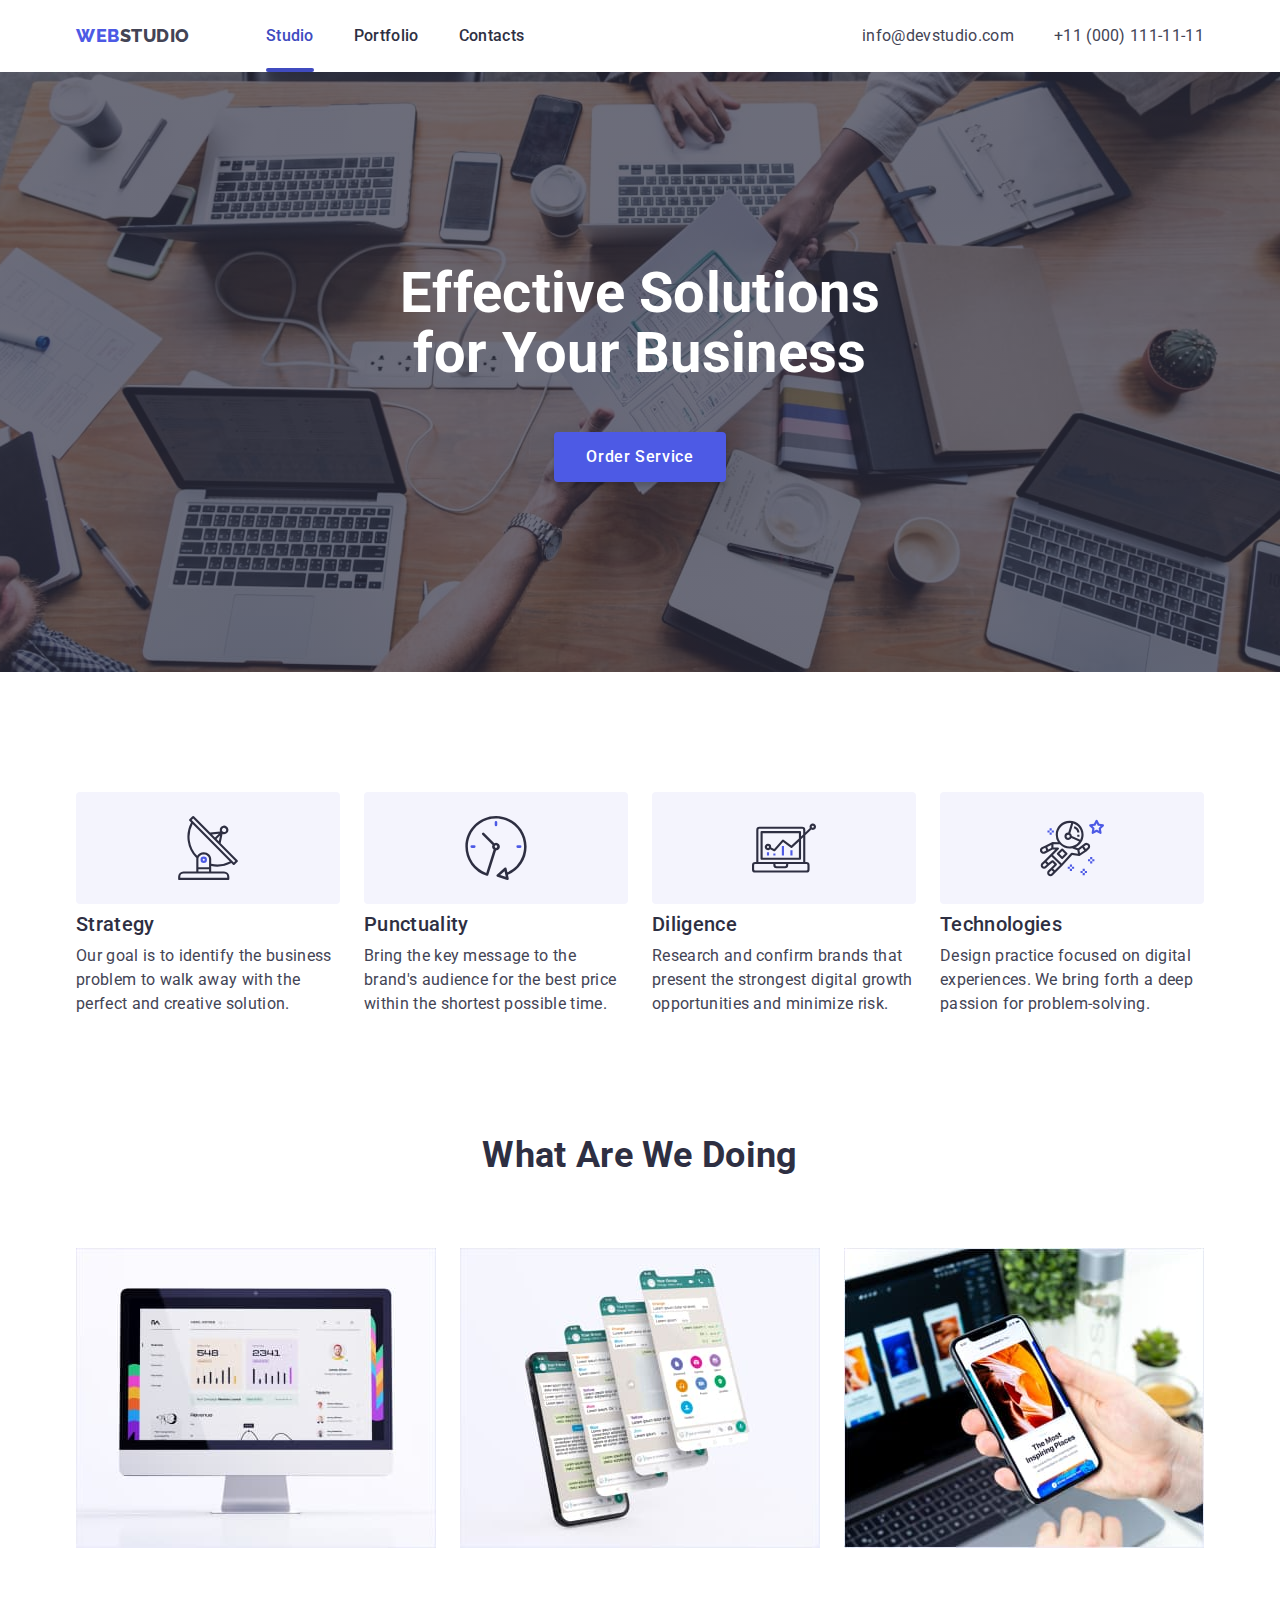
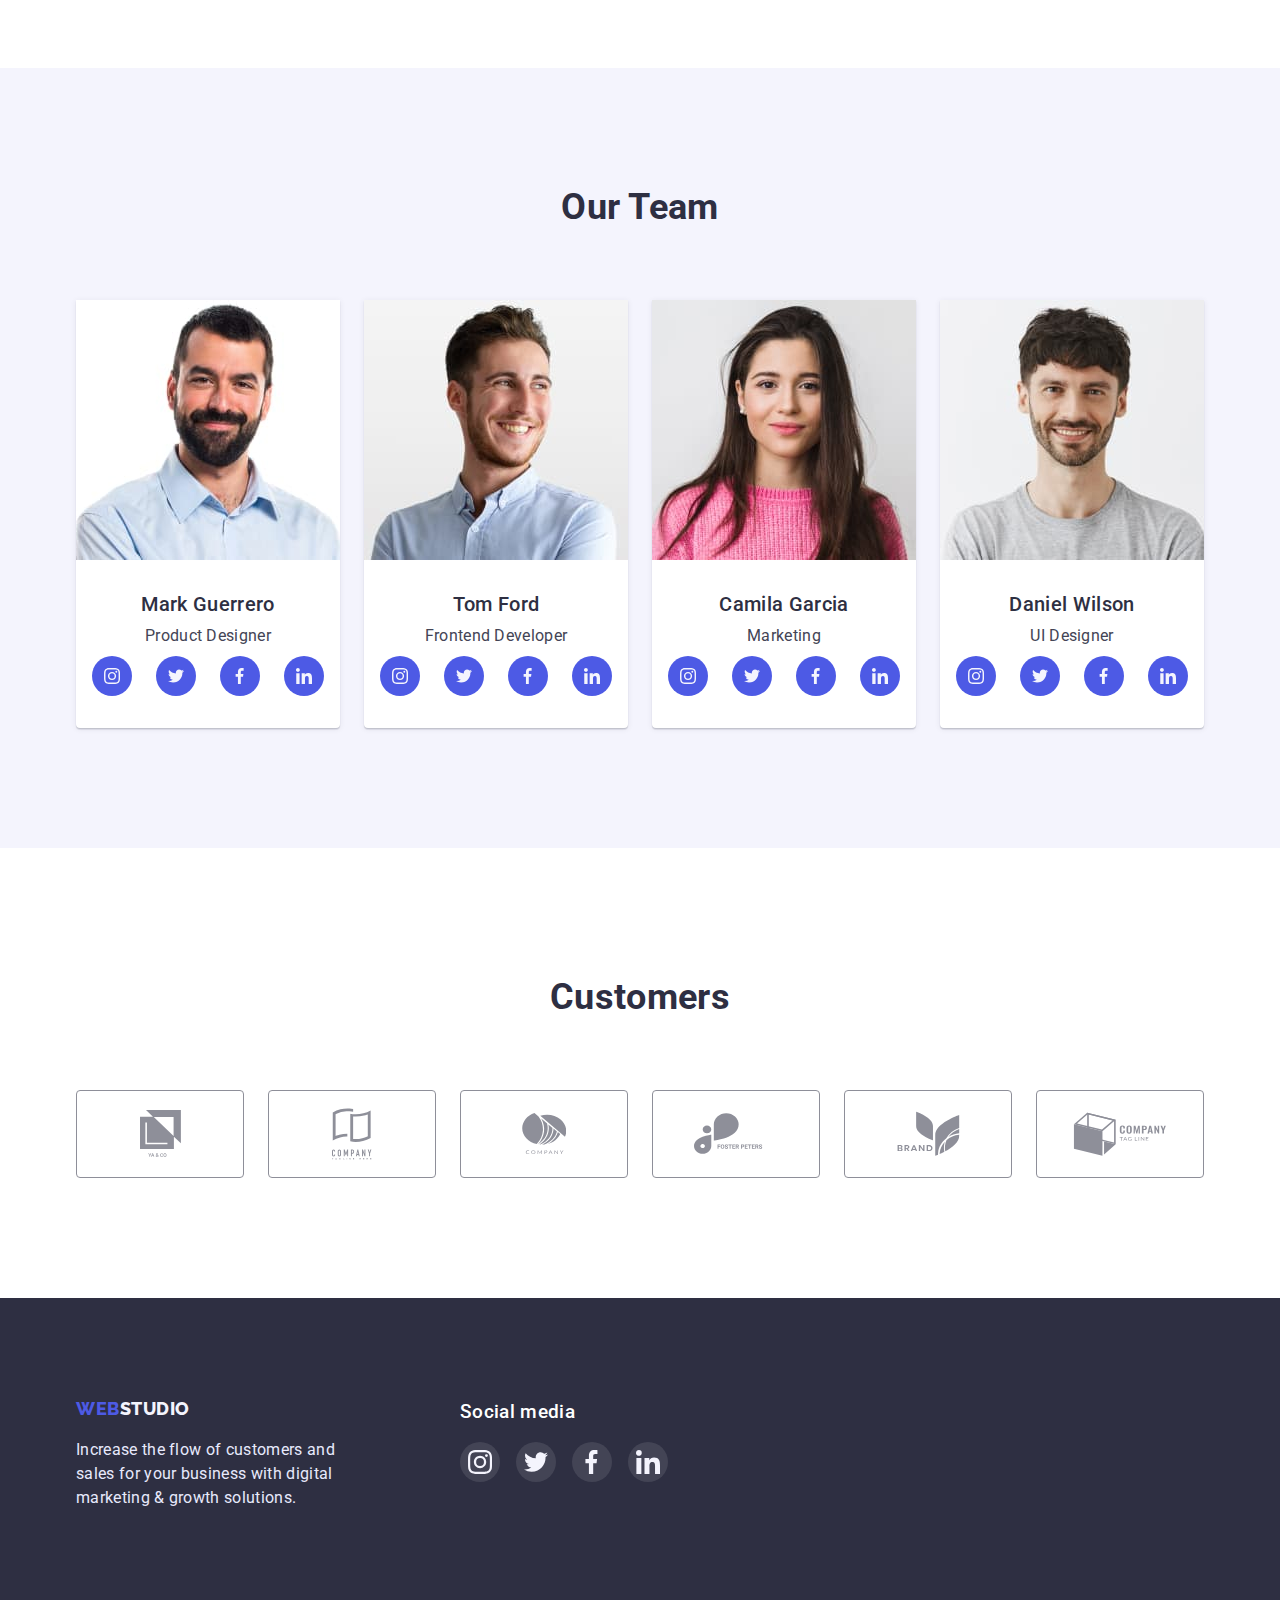
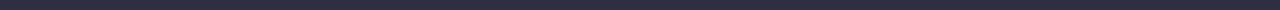
<file: index.html>
<!DOCTYPE html>
<html lang="en">
<head>
    <meta charset="UTF-8">
    <meta http-equiv="X-UA-Compatible" content="IE=edge">
    <meta name="viewport" content="width=device-width, initial-scale=1.0">
    <title>WebStudio</title>
    <link rel="preconnect" href="https://fonts.googleapis.com"><link rel="preconnect" href="https://fonts.gstatic.com" crossorigin><link href="https://fonts.googleapis.com/css2?family=Raleway:wght@800&family=Roboto:wght@400;500;700;900&display=swap" rel="stylesheet">
    <link rel="stylesheet" href="https://cdnjs.cloudflare.com/ajax/libs/modern-normalize/1.1.0/modern-normalize.min.css">
    <link rel="stylesheet" href="./css/styles.css"/>
</head>
<body>
    <header>
        <section class="section section-header">
            <div class="container nav-container">
                <nav class="nav">
                    <!-- Logo -->
                    <a href="./index.html" class="logo">
                        web<span class="studio">studio</span>
                    </a>
                    <!-- Navigation -->
                    <ul class="list">
                        <li class="item">
                            <a href="./index.html" class="studio-link">
                                Studio
                            </a>
                        </li>
                        <li class="item">
                            <a href="./portfolio.html" class="link">
                                Portfolio
                            </a>
                        </li>
                        <li class="item">
                            <a href="" class="link">
                                Contacts
                            </a>
                        </li>
                    </ul>
                </nav>
                <!-- Contacts -->
                <address class="adress">
                    <ul class="list contacts">
                        <li class="item">
                            <a href="mailto:info@devstudio.com" class="link">
                                info@devstudio.com
                            </a>
                        </li>
                        <li class="item">
                            <a href="tel:+110001111111" class="link">
                                +11 (000) 111-11-11
                            </a>
                        </li>
                    </ul>
                </address>   
            </div>
        </section>
    </header>
    <!-- Main -->
    <main>
        <!-- Hero -->
        <section class="hero overlay">
            <h1 class="title">
                Effective Solutions <br>for Your Business
            </h1>
            <button type="button" class="button" data-modal-open>
                Order Service
            </button>
            <div class="backdrop is-hidden" data-modal>
                <div class="modal">
                    <button type="button" class="close-button" data-modal-close>
                        <svg class="close" width="8" height="8">
                            <use href="./images/icons.svg#icon-close">
                            </use>
                        </svg>
                    </button>
                </div>
            </div>
        </section>
        <!-- Наші переваги -->
        <section class="advantages section">
            <div class="container">
                <h2 class="h2">Our advantages</h2>
                <ul class="list">
                    <li class="item">
                        <div class="container-icon">
                            <svg class="icon" width="64" height="64">
                                <use href="./images/icons.svg#icon-antenna"></use>
                            </svg>
                        </div>
                        <h3 class="title">
                                Strategy
                        </h3>
                        <p class="text">
                                Our goal is to identify the business problem to walk away with the perfect and creative solution.
                        </p>
                    </li>
                    <li class="item">
                        <div class="container-icon">
                            <svg class="icon" width="64" height="64">
                                <use href="./images/icons.svg#icon-clock"></use>
                            </svg>
                        </div>
                        <h3 class="title">
                            Punctuality
                        </h3>
                        <p class="text">
                            Bring the key message to the brand's audience for the best price within the shortest possible time.
                        </p>
                    </li>
                    <li class="item">
                        <div class="container-icon">
                            <svg class="icon" width="64" height="64">
                                <use href="./images/icons.svg#icon-diagram"></use>
                            </svg>
                        </div>
                        <H3 class="title">
                            Diligence
                        </H3>
                        <p class="text">
                            Research and confirm brands that present the strongest digital growth opportunities and minimize risk.
                        </p>
                    </li>
                    <li class="item">
                        <div class="container-icon">
                            <svg class="icon" width="64" height="64">
                                <use href="./images/icons.svg#icon-astronaut"></use>
                            </svg>
                        </div>
                        <h3 class="title">
                            Technologies
                        </h3>
                        <p class="text">
                            Design practice focused on digital experiences. We bring forth a deep passion for problem-solving.
                        </p>
                    </li>
                </ul>
            </div>
        </section>
        
        <!-- Що ми робимо -->
        <section class="activity section">
            <div class="container">
                <h2 class="title">
                    What are we doing
                </h2>
                <ul class="list">
                    <li class="item">
                            <img src="./images/imgpc.jpg" alt="Computer_screen" width="360">
                    </li>
                    <li class="item">
                            <img src="./images/imgapp.jpg" alt="phone_applications" width="360">
                    </li>
                    <li class="item">
                            <img src="./images/imgphone.jpg" alt="phone_in_hands" width="360">
                    </li>
                </ul>    
            </div>
        </section>
        <!-- Команда -->
        <section class="team section">
            <div class="container">
                <h2 class="title">
                    Our Team
                </h2>
                <ul class="list">
                    <li class="member">
                        <img src="./images/prod.jpg" alt="Product Designer" width="264">
                        <h3 class="member-title">
                            Mark Guerrero
                        </h3>
                        <p class="speciality text">
                            Product Designer
                        </p>
                        <div class="social-list">
                            <ul class="list">
                                <li class="item">
                                    <a href="" class="link instagramm">
                                        <svg class="icon" width="16" height="16">
                                            <use href="./images/icons.svg#icon-instagram"></use>
                                        </svg>
                                    </a>
                                </li>
                                <li class="item">
                                    <a href="" class="link twitter">
                                        <svg class="icon" width="16" height="16">
                                            <use href="./images/icons.svg#icon-twitter"></use>
                                        </svg>
                                    </a>
                                </li>
                                <li class="item">
                                    <a href="" class="link facebook">
                                        <svg class="icon" width="16" height="16">
                                            <use href="./images/icons.svg#icon-facebook"></use>
                                        </svg>
                                    </a>
                                </li>
                                <li class="item">
                                    <a href="" class="link linkedin">
                                        <svg class="icon" width="16" height="16">
                                            <use href="./images/icons.svg#icon-linkedin"></use>
                                        </svg>
                                    </a>
                                </li>
                            </ul>
                        </div>
                    </li>
                    <li class="member">
                        <img src="./images/fend.jpg" alt="Frontend Developer" width="264">
                        <h3 class="member-title">
                            Tom Ford
                        </h3>
                        <p class="speciality text">
                            Frontend Developer
                        </p>
                        <div class="social-list">
                            <ul class="list">
                                <li class="item">
                                    <a href="" class="link instagramm">
                                        <svg class="icon" width="16" height="16">
                                            <use href="./images/icons.svg#icon-instagram"></use>
                                        </svg>
                                    </a>
                                </li>
                                <li class="item">
                                    <a href="" class="link twitter">
                                        <svg class="icon" width="16" height="16">
                                            <use href="./images/icons.svg#icon-twitter"></use>
                                        </svg>
                                    </a>
                                </li>
                                <li class="item">
                                    <a href="" class="link facebook">
                                        <svg class="icon" width="16" height="16">
                                            <use href="./images/icons.svg#icon-facebook"></use>
                                        </svg>
                                    </a>
                                </li>
                                <li class="item">
                                    <a href="" class="link linkedin">
                                        <svg class="icon" width="16" height="16">
                                            <use href="./images/icons.svg#icon-linkedin"></use>
                                        </svg>
                                    </a>
                                </li>
                            </ul>
                        </div>
                    </li>
                    <li class="member">
                        <img src="./images/mrk.jpg" alt="Marketing" width="264">
                        <h3 class="member-title">
                            Camila Garcia
                        </h3>
                        <p class="speciality text">
                            Marketing
                        </p>    
                        <div class="social-list">
                            <ul class="list">
                                <li class="item">
                                    <a href="" class="link instagramm">
                                        <svg class="icon" width="16" height="16">
                                            <use href="./images/icons.svg#icon-instagram"></use>
                                        </svg>
                                    </a>
                                </li>
                                <li class="item">
                                    <a href="" class="link twitter">
                                        <svg class="icon" width="16" height="16">
                                            <use href="./images/icons.svg#icon-twitter"></use>
                                        </svg>
                                    </a>
                                </li>
                                <li class="item">
                                    <a href="" class="link facebook">
                                        <svg class="icon" width="16" height="16">
                                            <use href="./images/icons.svg#icon-facebook"></use>
                                        </svg>
                                    </a>
                                </li>
                                <li class="item">
                                    <a href="" class="link linkedin">
                                        <svg class="icon" width="16" height="16">
                                            <use href="./images/icons.svg#icon-linkedin"></use>
                                        </svg>
                                    </a>
                                </li>
                            </ul>
                        </div>          
                    </li>
                    <li class="member">
                        <img src="./images/ui.jpg" alt="UI Designer" width="264">
                        <h3 class="member-title">
                            Daniel Wilson
                        </h3>
                        <p class="speciality text">
                            UI Designer
                        </p>
                        <div class="social-list">
                            <ul class="list">
                                <li class="item">
                                    <a href="" class="link instagramm">
                                        <svg class="icon" width="16" height="16">
                                            <use href="./images/icons.svg#icon-instagram"></use>
                                        </svg>
                                    </a>
                                </li>
                                <li class="item">
                                    <a href="" class="link twitter">
                                        <svg class="icon" width="16" height="16">
                                            <use href="./images/icons.svg#icon-twitter"></use>
                                        </svg>
                                    </a>
                                </li>
                                <li class="item">
                                    <a href="" class="link facebook">
                                        <svg class="icon" width="16" height="16">
                                            <use href="./images/icons.svg#icon-facebook"></use>
                                        </svg>
                                    </a>
                                </li>
                                <li class="item">
                                    <a href="" class="link linkedin">
                                        <svg class="icon" width="16" height="16">
                                            <use href="./images/icons.svg#icon-linkedin"></use>
                                        </svg>
                                    </a>
                                </li>
                            </ul>
                        </div>
                    </li>
                </ul>
            </div>
        </section>
        <section class="customers">
            <div class="container">
                <h2 class="title">Customers</h2>
                <ul class="list">
                    <li class="item">
                            <a href="" class="link">
                                <svg class="icon customer-1" width="41" height="47">
                                    <use href="./images/icons.svg#icon-customer-1"></use>
                                </svg>
                            </a>
                    </li>
                    <li class="item">
                            <a href="" class="link">
                                <svg class="icon customer-2" width="40" height="52">
                                    <use href="./images/icons.svg#icon-customer-2"></use>
                                </svg>
                            </a>
                    </li>
                    <li class="item">
                        <a href="" class="link">
                            <svg class="icon customer-3" width="44" height="41">
                                <use href="./images/icons.svg#icon-customer-3"></use>
                            </svg>
                        </a>
                    </li>
                    <li class="item">
                        <a href="" class="link">
                            <svg class="icon customer-4" width="84" height="41">
                                <use href="./images/icons.svg#icon-customer-4"></use>
                            </svg>
                        </a>
                    </li>
                    <li class="item">
                        <a href="" class="link">
                            <svg class="icon customer-5" width="63" height="45">
                                <use href="./images/icons.svg#icon-customer-5"></use>
                            </svg>
                        </a>
                    </li>
                    <li class="item">
                        <a href="" class="link">
                            <svg class="icon customer-6" width="94" height="44">
                                <use href="./images/icons.svg#icon-customer-6"></use>
                            </svg>
                        </a>
                    </li>
                </ul>
            </div>
        </section>
    </main> 
    <footer class="footer">
        <div class="container">
            <div>
                <a href="./index.html" class="logo">
                    Web<span class="studio">Studio</span>
                </a>
                <p class="text">
                    Increase the flow of customers and sales for your business with digital marketing & growth solutions.
                </p>
            </div>  
            <div class="social-list">
                <h3 class="title">Social media</h3>
                            <ul class="list">
                                <li class="item">
                                    <a href="" class="link instagramm">
                                        <svg class="icon" width="24" height="24">
                                            <use href="./images/icons.svg#icon-instagram"></use>
                                        </svg>
                                    </a>
                                </li>
                                <li class="item">
                                    <a href="" class="link twitter">
                                        <svg class="icon" width="24" height="24">
                                            <use href="./images/icons.svg#icon-twitter"></use>
                                        </svg>
                                    </a>
                                </li>
                                <li class="item">
                                    <a href="" class="link facebook">
                                        <svg class="icon" width="24" height="24">
                                            <use href="./images/icons.svg#icon-facebook"></use>
                                        </svg>
                                    </a>
                                </li>
                                <li class="item">
                                    <a href="" class="link linkedin">
                                        <svg class="icon" width="24" height="24">
                                            <use href="./images/icons.svg#icon-linkedin"></use>
                                        </svg>
                                    </a>
                                </li>
                            </ul>
            </div> 
        </div>
    </footer>
    <script src="./js/modal.js"></script>
</body>
</html>
</file>
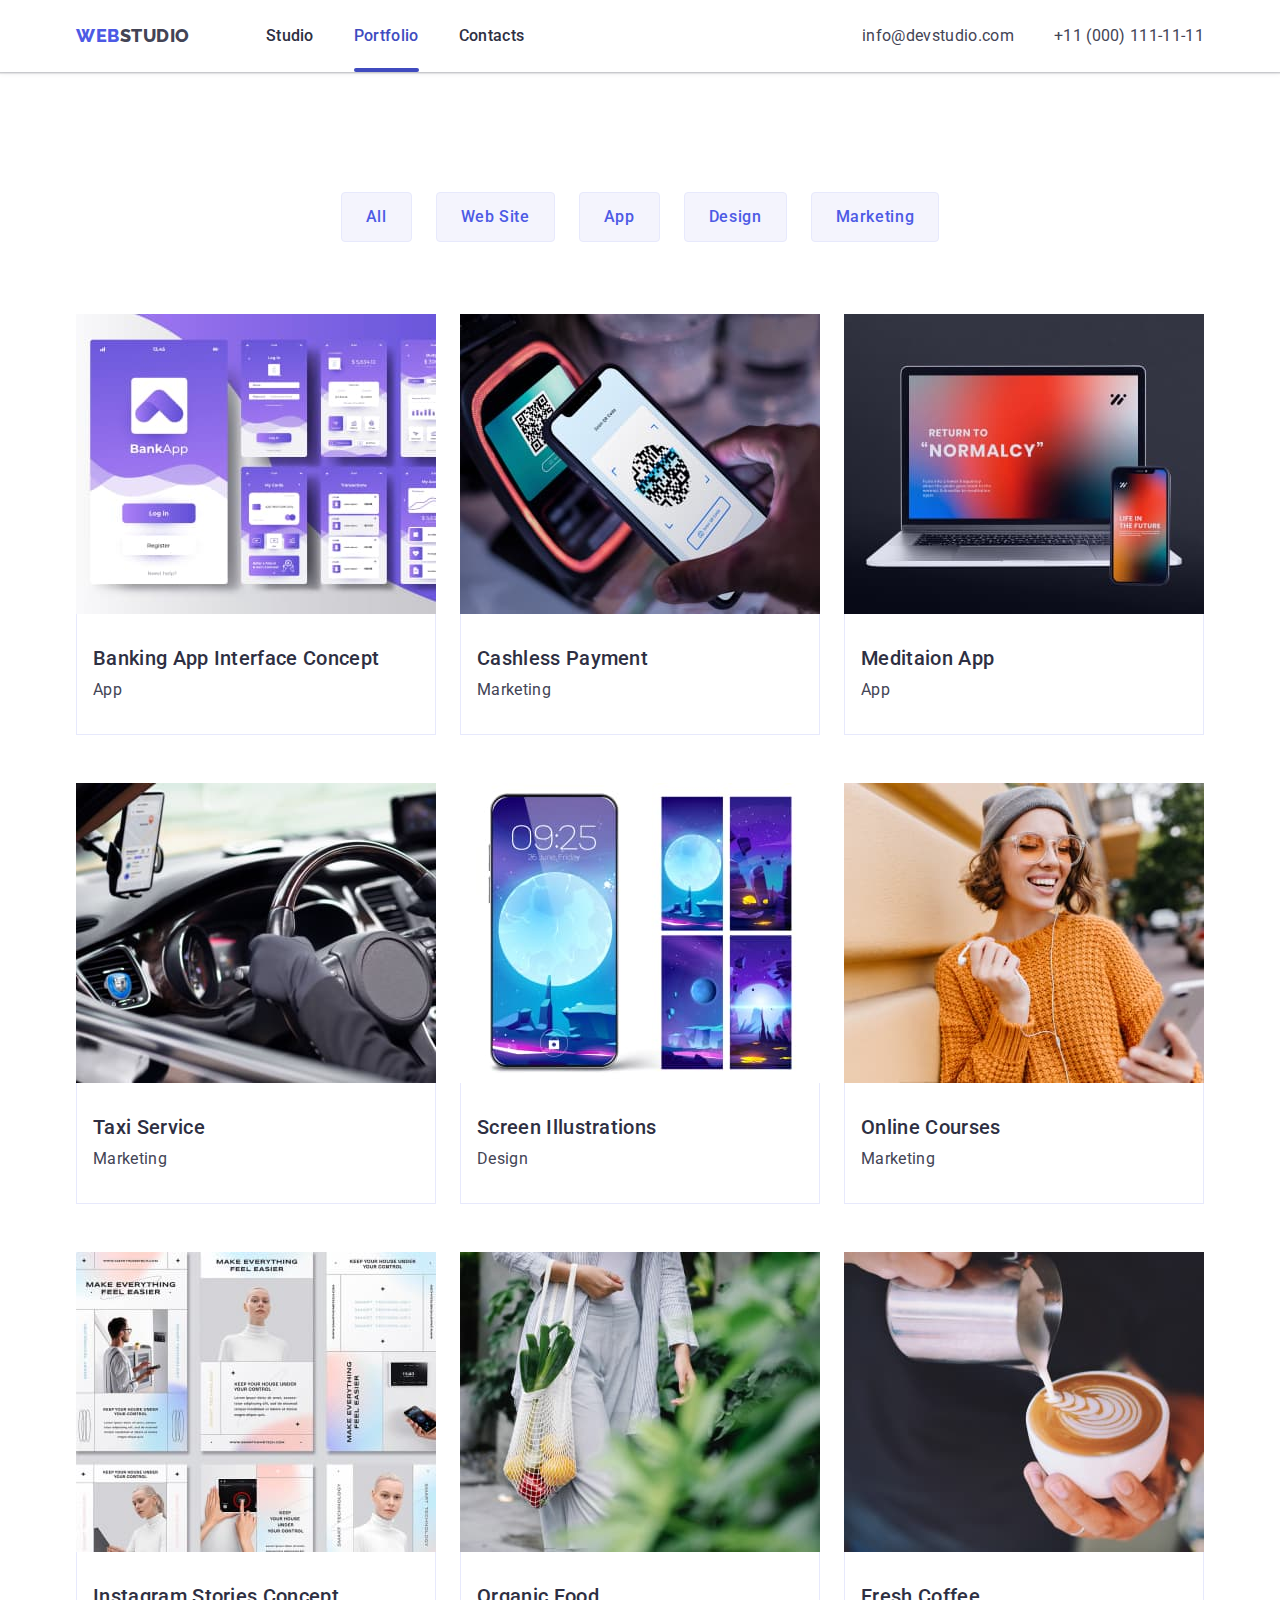
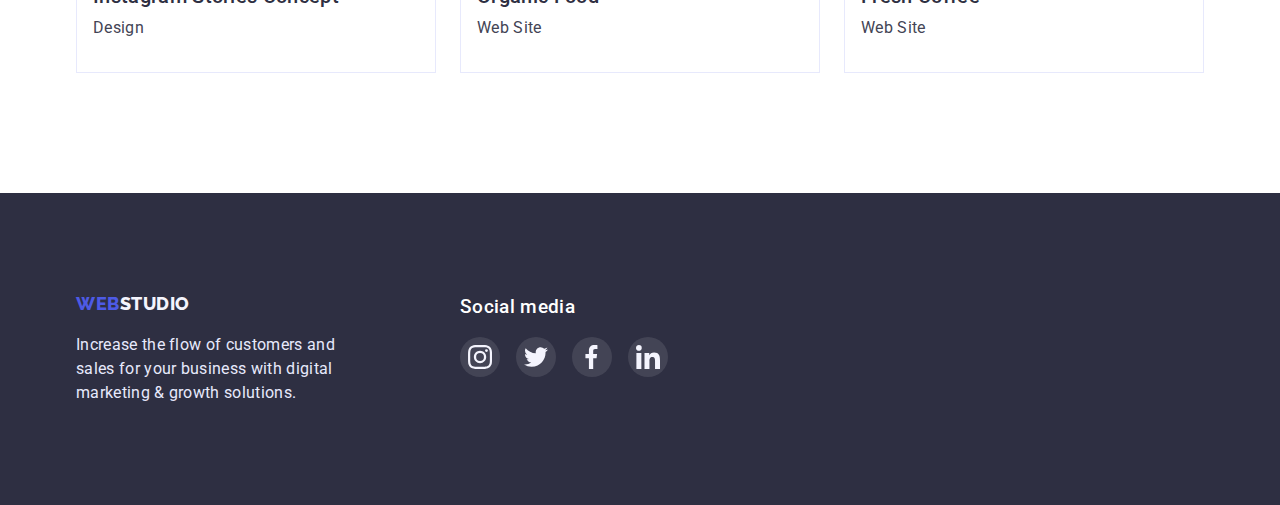
<file: portfolio.html>
<!DOCTYPE html>
<html lang="en">
<head>
    <meta charset="UTF-8">
    <meta http-equiv="X-UA-Compatible" content="IE=edge">
    <meta name="viewport" content="width=device-width, initial-scale=1.0">
    <title>WebStudio</title>
    <link rel="preconnect" href="https://fonts.googleapis.com"><link rel="preconnect" href="https://fonts.gstatic.com" crossorigin><link href="https://fonts.googleapis.com/css2?family=Raleway:wght@800&family=Roboto:wght@400;500;700;900&display=swap" rel="stylesheet">
    <link rel="stylesheet" href="https://cdnjs.cloudflare.com/ajax/libs/modern-normalize/1.1.0/modern-normalize.min.css">
    <link rel="stylesheet" href="./css/styles.css"/>
</head>
<body>
    <header>
        <section class="section section-header">
            <div class="container nav-container">
                <nav class="nav">
                    <!-- Logo -->
                    <a href="./index.html" class="logo">
                        web<span class="studio">studio</span>
                    </a>
                    <!-- Navigation -->
                    <ul class="list">
                        <li class="item">
                            <a href="./index.html" class="link">
                                Studio
                            </a>
                        </li>
                        <li class="item">
                            <a href="./portfolio.html" class="portfolio-link">
                                Portfolio
                            </a>
                        </li>
                        <li class="item">
                            <a href="" class="link">
                                Contacts
                            </a>
                        </li>
                    </ul>
                </nav>
                <!-- Contacts -->
                <address class="adress">
                    <ul class="list contacts">
                        <li class="item">
                            <a href="mailto:info@devstudio.com" class="link">
                                info@devstudio.com
                            </a>
                        </li>
                        <li class="item">
                            <a href="tel:+110001111111" class="link">
                                +11 (000) 111-11-11
                            </a>
                        </li>
                    </ul>
                </address>   
            </div>
        </section>
    </header>
    <main>
        <section class="section">
            <div class="container  portfolio-container">
                <h1 class="main-title">
                    Portfolio
                </h1>
                <!-- фильтр -->
                <ul class="filter list">
                    <li class="item">
                        <button type="button" class="button">
                            All
                        </button>
                    </li>
                    <li class="item">
                        <button type="button" class="button">
                            Web Site
                        </button>
                    </li>
                    <li class="item">
                        <button type="button" class="button">
                            App
                        </button>
                    </li>
                    <li class="item">
                        <button type="button" class="button">
                            Design
                        </button>
                    </li>
                    <li class="item">
                        <button type="button" class="button">
                            Marketing
                        </button>
                    </li>
                </ul>
                <!-- Наші роботи -->
                <ul class="portfolio list">
                    <li class="item">
                        <a href="" class="link">
                            <div class="thumb">
                                <img src="./images/bankapp.jpg" alt="Banking app Screen" width="360">
                                <div class="label">
                                    <p class="text">
                                        14 Stylish and User-Friendly App Design Concepts · Task Manager App · Calorie Tracker App · Exotic Fruit Ecommerce App · Cloud Storage App
                                    </p>
                                </div>
                            </div>
                            <div class="link-text">
                                <h2 class="title">
                                    Banking App Interface Concept
                                </h2>
                                <p class="text">
                                    App
                                </p>
                            </div>
                        </a>
                    </li>
                    <li class="item">
                            <a href="" class="link">
                                    <div class="thumb">
                                        <img src="./images/markapp.jpg" alt="Cashless Payment" width="360">
                                        <div class="label">
                                            <p class="text">
                                                14 Stylish and User-Friendly App Design Concepts · Task Manager App · Calorie Tracker App · Exotic Fruit Ecommerce App · Cloud Storage App
                                            </p>
                                        </div>
                                    </div>
                                    <div class="link-text">
                                        <h2 class="title">
                                            Cashless Payment
                                        </h2>
                                        <p class="text">
                                            Marketing
                                        </p>
                                    </div>
                            </a>  
                    </li>
                    <li class="item">
                        <a href="" class="link">
                            <div class="thumb">
                                <img src="./images/laptopimg.jpg" alt="Laptop with Phone" width="360">
                                <div class="label">
                                    <p class="text">
                                        14 Stylish and User-Friendly App Design Concepts · Task Manager App · Calorie Tracker App · Exotic Fruit Ecommerce App · Cloud Storage App
                                    </p>
                                </div>
                            </div>
                            <div class="link-text">
                                <h2 class="title">
                                    Meditaion App
                                </h2>
                                <p class="text">
                                    App
                                </p>   
                            </div>
                        </a>
                    </li>
                    <li class="item">
                        <a href="" class="link">
                            <div class="thumb">
                            <img src="./images/car.jpg" alt="Phone in car" width="360">
                                <div class="label">
                                    <p class="text">
                                        14 Stylish and User-Friendly App Design Concepts · Task Manager App · Calorie Tracker App · Exotic Fruit Ecommerce App · Cloud Storage App
                                    </p>
                                </div>
                            </div>
                            <div class="link-text">
                                <h2 class="title">
                                    Taxi Service
                                </h2>
                                <p class="text">
                                    Marketing
                                </p>
                            </div>
                        </a>
                    </li>
                    <li class="item">
                        <a href="" class="link">
                            <div class="thumb">
                            <img src="./images/screen.jpg" alt="Phone screen" width="360">
                                <div class="label">
                                    <p class="text">
                                        14 Stylish and User-Friendly App Design Concepts · Task Manager App · Calorie Tracker App · Exotic Fruit Ecommerce App · Cloud Storage App
                                    </p>
                                </div>
                            </div>
                            <div class="link-text">
                                <h2 class="title">
                                    Screen Illustrations
                                </h2>
                                <p class="text">
                                    Design
                                </p>
                            </div>   
                        </a> 
                    </li>
                    <li class="item">
                        <a href="" class="link">
                            <div class="thumb">
                            <img src="./images/girl.jpg" alt="Girl in yellow glasses" width="360">
                                <div class="label">
                                    <p class="text">
                                        14 Stylish and User-Friendly App Design Concepts · Task Manager App · Calorie Tracker App · Exotic Fruit Ecommerce App · Cloud Storage App
                                    </p>
                                </div>
                            </div>
                            <div class="link-text">
                                <h2 class="title">
                                    Online Courses
                                </h2>
                                <p class="text">
                                    Marketing
                                </p>
                            </div>  
                        </a>  
                    </li>
                    <li class="item">
                        <a href="" class="link">
                            <div class="thumb">
                            <img src="./images/design.jpg" alt="Multiple pictures" width="360">
                                <div class="label">
                                    <p class="text">
                                        14 Stylish and User-Friendly App Design Concepts · Task Manager App · Calorie Tracker App · Exotic Fruit Ecommerce App · Cloud Storage App
                                    </p>
                                </div>
                            </div>
                            <div class="link-text">
                                <h2 class="title">
                                    Instagram Stories Concept
                                </h2>
                                <p class="text">
                                    Design
                                </p>
                            </div>   
                        </a>
                    </li>
                    <li class="item">
                        <a href="" class="link">
                            <div class="thumb">
                            <img src="./images/food.jpg" alt="Woman with bag of food" width="360">
                                <div class="label">
                                    <p class="text">
                                        14 Stylish and User-Friendly App Design Concepts · Task Manager App · Calorie Tracker App · Exotic Fruit Ecommerce App · Cloud Storage App
                                    </p>
                                </div>
                            </div>
                            <div class="link-text">
                                <h2 class="title">
                                    Organic Food
                                </h2>
                                <p class="text">
                                    Web Site
                                </p>
                            </div>   
                        </a>
                    </li>
                    <li class="item">
                        <a href="" class="link">
                            <div class="thumb">
                            <img src="./images/cup.jpg" alt="Cup of coffee" width="360">
                                <div class="label">
                                    <p class="text">
                                        14 Stylish and User-Friendly App Design Concepts · Task Manager App · Calorie Tracker App · Exotic Fruit Ecommerce App · Cloud Storage App
                                    </p>
                                </div>
                            </div>
                            <div class="link-text">
                                <h2 class="title">
                                    Fresh Coffee
                                </h2>
                                <p class="text">
                                    Web Site
                                </p>
                            </div>  
                        </a>
                    </li>
                </ul>
            </div>
        </section>
    </main>
    <footer class="footer">
        <div class="container">
            <div>
                <a href="./index.html" class="logo">
                    Web<span class="studio">Studio</span>
                </a>
                <p class="text">
                    Increase the flow of customers and sales for your business with digital marketing & growth solutions.
                </p>
            </div>  
            <div class="social-list">
                <h3 class="title">Social media</h3>
                            <ul class="list">
                                <li class="item">
                                    <a href="" class="link instagramm">
                                        <svg class="icon" width="24" height="24">
                                            <use href="./images/icons.svg#icon-instagram"></use>
                                        </svg>
                                    </a>
                                </li>
                                <li class="item">
                                    <a href="" class="link twitter">
                                        <svg class="icon" width="24" height="24">
                                            <use href="./images/icons.svg#icon-twitter"></use>
                                        </svg>
                                    </a>
                                </li>
                                <li class="item">
                                    <a href="" class="link facebook">
                                        <svg class="icon" width="24" height="24">
                                            <use href="./images/icons.svg#icon-facebook"></use>
                                        </svg>
                                    </a>
                                </li>
                                <li class="item">
                                    <a href="" class="link linkedin">
                                        <svg class="icon" width="24" height="24">
                                            <use href="./images/icons.svg#icon-linkedin"></use>
                                        </svg>
                                    </a>
                                </li>
                            </ul>
            </div> 
        </div>
    </footer>
</body>
</html>
</file>
<file: css/styles.css>
:root {
    /* color styles */
    --dark-color:#2E2F42;
    --text-color:#434455;
    --secondary-color:#FFFFFF;
    --primery-brand-color:#4D5AE5;
    --pressed-state-color:#404BBF;
    --success-color:#31D0AA;
    --subtle-text-color:#8E8F99;
    --accent-color:#E7E9FC;
    --light-color:#F4F4FD;


    /* logo styles */
    --font-weight-logo:800;
    --font-size-logo:18px;
    --letter-spacing-logo: 0.03em;
    --font-family-logo:'Raleway';
    /* Main sections styles */
    --font-family-main:'roboto';
    --font-weight-large: 700;
    --font-weight-medium: 500;
    --font-weight-small: 400;
}

body{
    font-family: var(--font-family-main), sans-serif;
    font-size: 16px;
    line-height: 1.5;
    letter-spacing: 0.02em;
    color: var(--text-color);
    background-color: var(--secondary-color);
}

h1{
    margin: 0;
}
h2,h3{
    margin: 0;

}

ul{
    list-style: none;
    margin: 0;
    padding: 0;
}
img{
    display: block;
    width: 100%;
    height: auto;
}

p{
    margin: 0;
}

.section
{ 
    padding-top: 120px;
    padding-bottom: 120px;
}


.container{
    width: 1158px;
    padding-left: 15px;
    padding-right: 15px;
    margin: 0 auto;
    /* outline: 2px solid tomato; */
}


/* Header */
/* Logo */
.logo{
    padding-top: 24px;
    padding-bottom: 24px;

    color: var(--primery-brand-color);
    font-family:var(--font-family-logo);
    font-weight: var(--font-weight-logo);
    font-size: var(--font-size-logo);
    line-height: 1.33;
    text-decoration:none;
    letter-spacing: var(--letter-spacing-logo);
    text-transform: uppercase;
}

/* Navigation */
.section-header{
    box-shadow: 0px 2px 1px rgba(46, 47, 66, 0.08), 0px 1px 1px rgba(46, 47, 66, 0.16), 0px 1px 6px rgba(46, 47, 66, 0.08);
    padding: 0;
}

.nav-container{
    display: flex;
    align-items: center;
    /* outline: 2px solid tomato; */
}


.nav-container .list{
    align-items: center;
}
.nav-container .nav .link{
    display: inline-block;
    padding-top: 24px;
    padding-bottom: 0px;
}

.nav{
    display: flex;
}

.nav .studio{
    color: var(--text-color);
}



.nav .list{
    margin-left: 76px;
}


.nav .item:not(:last-child){
    margin-right: 40px;
}


.studio-link{
    display: inline-block;
    padding-top: 24px;
    padding-bottom: 0;
    color: var(--pressed-state-color);
    font-weight: var(--font-weight-medium);
    text-decoration: none;
    list-style: none;
}

.section .nav .studio-link::after{
    content: "";
    display:block;
    margin-top: 20px;
    width:auto;
    height: 4px;
    background: var(--pressed-state-color);
    border-radius: 2px;
}

.section .nav .link::after{
    content: "";
    display:block;
    margin-top: 20px;
    width:auto;
    height: 4px;
    background-color: transparent;
    border-radius: 2px;
    transition: background-color 250ms cubic-bezier(0.4, 0, 0.2, 1);

}

.section .nav .link:hover::after, .section .nav .link:focus::after{
    background-color: var(--pressed-state-color);
}

.adress{
    margin-left: auto;
}
.nav-container .list{
    display: flex;
}

.contacts .item + .item{
    margin-left: 40px;
}

.nav .link{
    color: var(--dark-color);
    font-weight: var(--font-weight-medium);
    text-decoration: none;
    list-style: none;
    transition: color 250ms cubic-bezier(0.4, 0, 0.2, 1);

}

.nav .link:hover, .nav .link:focus{
    color: var(--pressed-state-color);
}

.contacts .link{
    color: inherit;
    font-weight: var(--font-weight-small);
    text-decoration: none;
    font-style: normal;
    transition: color 250ms cubic-bezier(0.4, 0, 0.2, 1);

}

.contacts .link:hover, .contacts .link:focus {
    color: var(--pressed-state-color);
}

/* Main page */
/* Main */

.hero{
    text-align: center;
    padding-top: 192px;
    padding-bottom: 192px;
    background-color: var(--dark-color);

    /* outline: 2px solid tomato; */
}

.overlay{
    background-position: center;
    margin-left: auto;
    margin-right: auto;
    max-width: 1440px;
    height: 600px;
    content: "";
    background-image: linear-gradient(rgba(46, 47, 66, 0.7), rgba(46, 47, 66, 0.7)), url(../images/people-office.jpg);
    background-repeat: no-repeat;
    background-size:cover;
}

.backdrop{
    position: fixed;
    top: 0;
    left: 0;
    width: 100%;
    height: 100%;
    background-color: rgba(46, 47, 66, 0.4);
    transition: opacity 250ms cubic-bezier(0.4, 0, 0.2, 1), visibility 250ms cubic-bezier(0.4, 0, 0.2, 1);
}

.backdrop.is-hidden{
    opacity: 0;
    visibility:hidden;
    pointer-events: none;
    transition: opacity 250ms cubic-bezier(0.4, 0, 0.2, 1), visibility 250ms cubic-bezier(0.4, 0, 0.2, 1);
}

.modal{
    position: absolute;   
    top: 50%;
    left: 50%;
    transform: translate(-50%, -50%);
    min-width: 408px;
    min-height: 576px;
    background-color: #FCFCFC;
    box-shadow: 0px 1px 1px rgba(0, 0, 0, 0.14), 0px 1px 3px rgba(0, 0, 0, 0.12), 0px 2px 1px rgba(0, 0, 0, 0.2);
    border-radius: 4px;
}

.close-button{
    position: absolute;
    top: 24px;
    right: 24px;
    align-items: center;
    justify-content: center;
    display: flex;
    width: 24px;
    height: 24px;
    border-radius: 50%;
    background: #E7E9FC;
    border: 1px solid rgba(0, 0, 0, 0.1);
    cursor: pointer;
    transition: background-color 250ms cubic-bezier(0.4, 0, 0.2, 1);

}

/* .close-button:hover {
  animation-name: changeBgColor;
  animation-duration: 250ms;
  background-color: rgba(128, 128, 128, 0.3);
} */

/* @keyframes changeBgColor {
  100% {
    background-color: rgba(128, 128, 128, 0.7);
  }
} */

.hero .title{
    margin-bottom: 48px;
    font-weight: var(--font-weight-large);
    color: var(--secondary-color);
    font-size: 56px;
    
    line-height: 1.07;
}

.hero .button{
    padding: 16px 32px;
    color: var(--secondary-color);
    background-color: var(--primery-brand-color);
    box-shadow: 0px 4px 4px rgba(0, 0, 0, 0.15);
    border-radius: 4px;
    border: var(--dark-color);
    font-family:inherit;
    font-weight: var(--font-weight-medium);
    font-size: 16px;
    letter-spacing: 0.04em; 
    cursor: pointer;
    transition: background-color 250ms cubic-bezier(0.4, 0, 0.2, 1);

    }

.hero .button:hover, .hero .button:focus {
    background-color: var(--pressed-state-color);
    box-shadow: 0px 4px 4px rgba(0, 0, 0, 0.15);
}

/* Наші переваги */

.advantages{
    padding-bottom: 0;
}

.advantages .h2{
    position: absolute;
    padding: 0;
    margin: -1px;
    width: 1px;
    height: 1px;
    overflow: hidden;
    border: 0;
    clip: rect(0 0 0 0);
}

.advantages .title{
    margin-top: 8px;
    color: var(--dark-color);
    font-weight: var(--font-weight-medium);
    font-size: 20px;
    line-height: 1.2;
}

.advantages .list{
    display: flex;
}

.advantages .item:not(:last-of-type){
    margin-right: 24px;
}

.advantages .container-icon{
    align-items: center;
    justify-content: center;
    display: flex;
    height: 112px;
    width: 264px;
    border-radius: 4px;
    background-color: var(--light-color);
}

.advantages .text{
    margin-top: 8px;
    font-weight: var(--font-weight-small);
}

/* Що ми робимо */

.activity .list{
    display: flex;
}

.activity .item:not(:last-child){
margin-right: 24px;
}

/* Команда */
.team{
    background-color: var(--light-color);
}

.team .list{
    display: flex;
}

.team .member:not(:last-child){
    margin-right: 24px;
}

.team .member{
    padding-bottom: 32px;

    background-color: var(--secondary-color);
    text-align: center;

    box-shadow: 0px 1px 6px rgba(46, 47, 66, 0.08), 0px 1px 1px rgba(46, 47, 66, 0.16), 0px 2px 1px rgba(46, 47, 66, 0.08);
    border-radius: 0px 0px 4px 4px;
}

.team .title, .activity .title, .customers .title{
    margin-bottom: 72px;

    font-weight: var(--font-weight-large);
    font-size: 36px;
    line-height: 1.11;
    text-align: center;
    text-transform: capitalize;
    color: var(--dark-color);
}

.team .member-title{    
    margin-top: 32px;

    color: var(--dark-color);
    font-weight: var(--font-weight-medium);
    font-size: 20px;
    line-height: 1.2;
}

.team .text{
    margin-top: 8px;

    font-weight: var(--font-weight-small);
}

.social-list{
    margin-top: 8px;
}

.social-list .list{
    justify-content: center;
}

.social-list .link{
    align-items: center;
    display: flex;
    justify-content: center;
    width: 40px;
    height: 40px;
    border-radius: 50%;
    background-color: var(--primery-brand-color);
    transition: background-color 250ms cubic-bezier(0.4, 0, 0.2, 1);

}


.social-list .link:hover, .social-list .link:focus{
    background-color: var(--pressed-state-color);
}

.social-list .item:not(:last-of-type){
    margin-right: 24px;
}


/* Наші клієнти */

.customers .container{
    padding-top: 130px;
    padding-bottom: 120px;
}

.customers .list{
    display: flex;
    align-items: center;
}

.customers .item:not(:last-child){
margin-right: 24px;
}

.customers .link{
    display: flex;
    align-items: center;
    justify-content: center;
    width: 168px;
    height: 88px;
    border: 1px solid var(--subtle-text-color);
    border-radius: 4px;    
    fill:#8e8f99;
    transition: fill 250ms cubic-bezier(0.4, 0, 0.2, 1), border-color 250ms cubic-bezier(0.4, 0, 0.2, 1);
;

}

.customers .link:hover, .customers .link:focus{
    fill: var(--pressed-state-color);
    border: 1px solid var(--pressed-state-color);

}


/* Footer */

.footer{
    background-color: var(--dark-color);
}

.footer>.container {
    padding-top: 100px;
    padding-bottom: 100px;
    display: flex;
}

.footer .logo{
    margin-bottom: 16px;
    color: var(--primery-brand-color);
    font-family: var(--font-family-logo);
    font-weight: var(--font-weight-logo);
    font-size: var(--font-size-logo);
    line-height: 1.17;
    text-decoration: none;
    letter-spacing: var(--letter-spacing-logo);
    
}

.footer .studio{
    color: var(--light-color);
}

.footer .text{
    margin-top: 16px;
    width: 264px;
    color: var(--accent-color);
    font-weight: var(--font-weight-small);
}

.footer .social-list{
    margin-left: 120px;
    margin-top: 0;
}

.footer .list{
    display: flex;
    margin-top: 16px;
}

.footer .title{
    font-weight: var(--font-weight-medium);
    color: var(--secondary-color);
}

.footer .link{
    background-color: rgba(255, 255, 255, 0.1);
    transition: background-color 250ms cubic-bezier(0.4, 0, 0.2, 1);
}

.footer .link:hover, .footer .link:focus{
    background-color: var(--success-color);
}

.footer .item:not(:last-of-type){
    margin-right: 16px;
}




/* Portfolio page */

.portfolio-link{
    display: inline-block;
    padding-top: 24px;
    padding-bottom: 0;
    color: var(--pressed-state-color);
    font-weight: var(--font-weight-medium);
    text-decoration: none;
    list-style: none;
}

.section .nav .portfolio-link::after{
    content: "";
    display:block;
    margin-top: 20px;
    width:auto;
    height: 4px;
    background: var(--pressed-state-color);
    border-radius: 2px;
}


/* Main */



.main-title{
    margin: -1px;
    padding: 0;
    position: absolute;
    width: 1px;
    height: 1px;
    overflow: hidden;
    border: 0;
    clip: rect(0 0 0 0);
}


.filter{
    display:flex;
    margin-bottom: 72px;
    align-items: center;
    justify-content: center;
}
.filter .button{
    color:var(--primery-brand-color);
    font-weight: var(--font-weight-medium);
    font-size: inherit;
    line-height: inherit;
    background-color: var(--light-color);
    border: 1px solid #E7E9FC;
    border-radius: 4px;
    letter-spacing: 0.04em;
    cursor: pointer;

    
    width:max-content;
    padding: 12px 24px;
    transition: background-color 250ms cubic-bezier(0.4, 0, 0.2, 1), border-color 250ms cubic-bezier(0.4, 0, 0.2, 1);
}



.filter .item:not(:last-child){
    margin-right: 24px;
}

.filter .button:hover, .filter .button:focus{
    color: var(--secondary-color);
    background-color:var(--pressed-state-color);
    box-shadow: 0px 3px 1px rgba(0, 0, 0, 0.1), 0px 2px 1px rgba(0, 0, 0, 0.08), 0px 2px 2px rgba(0, 0, 0, 0.12);
    border: 1px solid var(--pressed-state-color);
}

.portfolio-container .list{
    display: flex;
    flex-wrap: wrap;
}

.thumb{
    position: relative;    
    overflow: hidden;
}

.thumb .label .text{
    position: absolute;
    top: 0;
    left: 0;
    margin: 0;
    transform: translatey(200%);
    transition: transform 250ms cubic-bezier(0.4, 0, 0.2, 1);
    padding: 40px 32px 284px 32px;
    color: var(--light-color);
    background-color: var(--pressed-state-color);
}

.portfolio .link:hover .text, .portfolio .link:focus .text{
    transform: translatey(0);
}

.portfolio .item:not(:nth-child(3n + 1)){
    margin-left: 24px;
}

.portfolio .item:nth-last-child(-n + 6){
    margin-top: 48px;
}

.portfolio .item{
    box-shadow: 0px 1px 6px transparent;
    transition: box-shadow 250ms cubic-bezier(0.4, 0, 0.2, 1);

}

.portfolio .item:hover, .portfolio .item:focus{
    box-shadow: 0px 1px 6px rgba(46, 47, 66, 0.08), 0px 1px 1px rgba(46, 47, 66, 0.16), 0px 2px 1px rgba(46, 47, 66, 0.08);
}

.portfolio .link{
    text-decoration: none;
}

.portfolio .link-text{
    padding-top: 32px;
    padding-bottom: 32px;
    padding-left: 16px;
    border: 1px solid #E7E9FC;
    border-top: none;
    /* box-shadow: 0px 1px 6px rgba(46, 47, 66, 0.08); */
}
.portfolio .title{
    color: var(--dark-color);
    font-weight: var(--font-weight-medium);
    font-size: 20px;
    line-height: 1.2;
}

.portfolio .text{
    margin-top: 8px;

    font-weight: var(--font-weight-small);
    color: var(--text-color);
}
</file>
